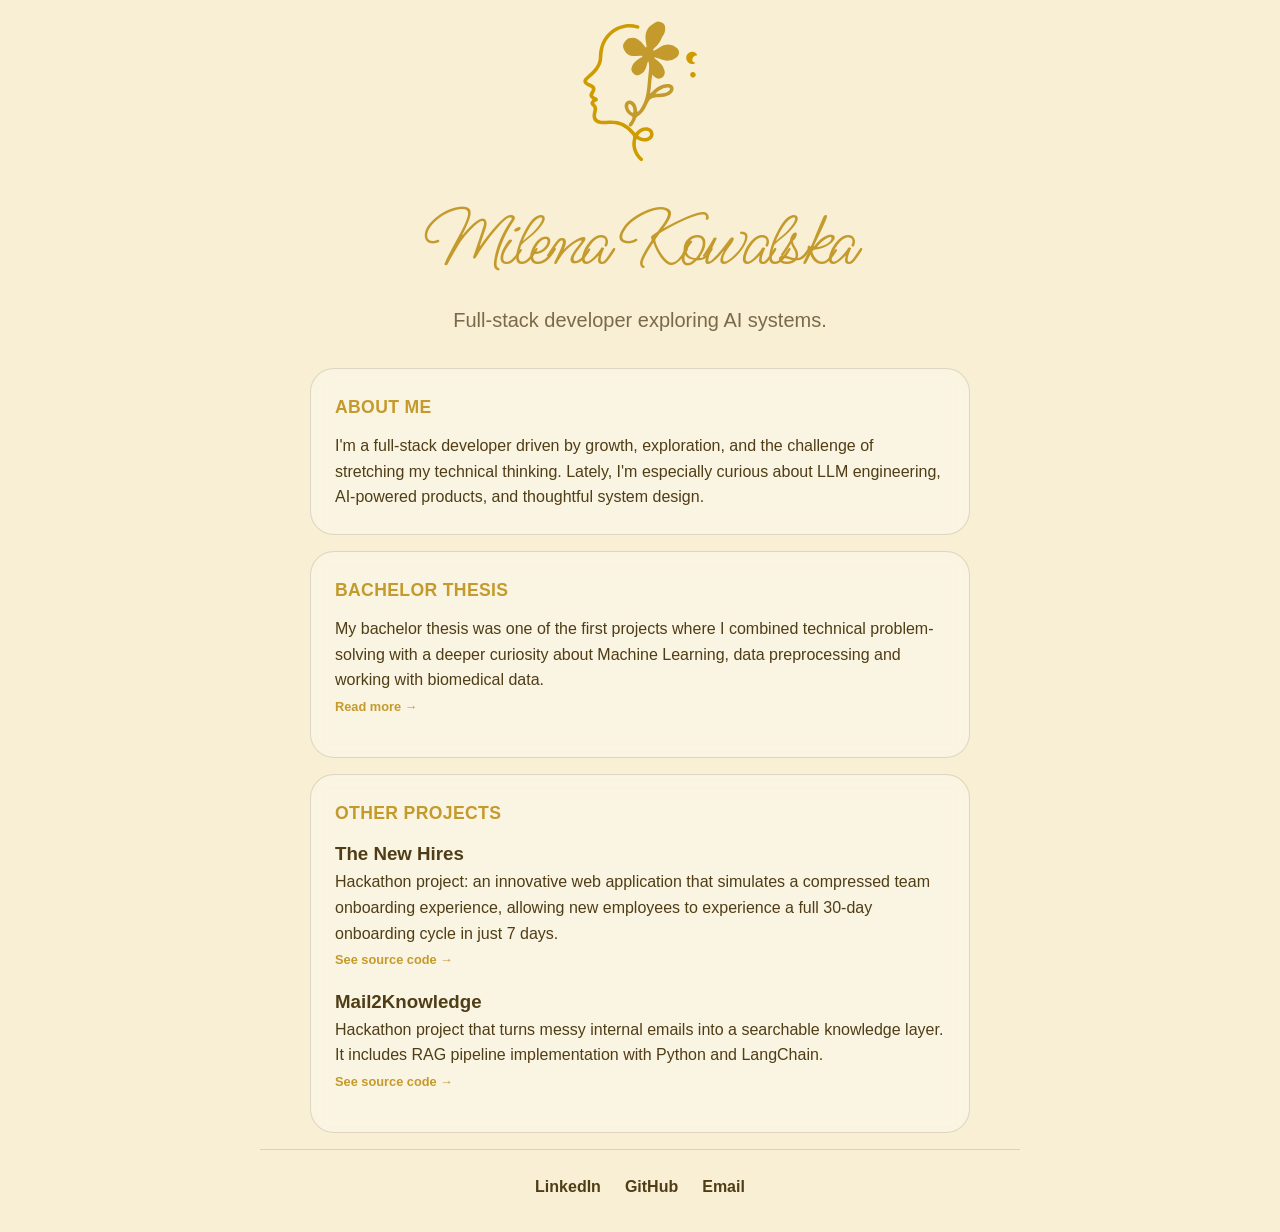
<file: index.html>
<!DOCTYPE html>
<html lang="en">
<head>
  <meta charset="UTF-8" />
  <meta name="viewport" content="width=device-width, initial-scale=1.0" />
  <meta
    name="description"
    content="Milena Kowalska — full-stack developer exploring AI systems"
  />
  <meta property="og:title" content="Milena Kowalska" />
  <meta
    property="og:description"
    content="Full-stack developer exploring AI systems and thoughtful software."
  />
  <meta
    property="og:image"
    content="https://milenakow.com/icons/preview.png"
  />
  <meta property="og:url" content="https://milenakow.com" />
  <meta property="og:type" content="website" />
  <meta name="twitter:card" content="summary_large_image" />

  <title>Milena Kowalska</title>

  <link rel="icon" type="image/png" href="icons/favicon.png" />
  <link rel="icon" type="image/png" sizes="32x32" href="icons/favicon-32x32.png" />
  <link rel="icon" type="image/png" sizes="16x16" href="icons/favicon-16x16.png" />
  <link rel="apple-touch-icon" sizes="180x180" href="icons/apple-touch-icon.png" />
  <link rel="android-chrome" sizes="192x192" href="icons/android-chrome-192x192.png" />
  <link rel="android-chrome" sizes="512x512" href="icons/android-chrome-512x512.png" />

  <link rel="preconnect" href="https://fonts.googleapis.com" />
  <link rel="preconnect" href="https://fonts.gstatic.com" crossorigin />
  <link href="https://fonts.googleapis.com/css2?family=Ms+Madi&display=swap" rel="stylesheet" />

  <link rel="stylesheet" href="css/style.css" />
  <link rel="stylesheet" href="css/index.css" />
</head>

<body>
  <main>
    <section class="hero" aria-label="Introduction">
      <img class="logo" src="icons/logo.svg" alt="Milena Kowalska logo" />

      <h1 class="ms-madi-regular">Milena Kowalska</h1>

      <p class="tagline">
        Full-stack developer exploring AI systems.
      </p>
    </section>

    <section class="section" aria-labelledby="about-title">
      <h2 id="about-title">About me</h2>
      <p>
        I'm a full-stack developer driven by growth, exploration, and the challenge of stretching my technical thinking.
        Lately, I'm especially curious about LLM engineering, AI-powered products, and thoughtful system design.
      </p>
    </section>

    <section class="section" aria-labelledby="work-title">
      <h2 id="work-title">Bachelor thesis</h2>
      <p>
        My bachelor thesis was one of the first projects where I combined technical problem-solving with a deeper curiosity
        about Machine Learning, data preprocessing and working with biomedical data.
      </p>

      <a class="read-more" href="/bachelor-thesis/">
        Read more →
      </a>
    </section>

    <section class="section" aria-labelledby="work-title">
      <h2 id="work-title">Other projects</h2>
      <h3>The New Hires</h3>
      <p>
        Hackathon project: an innovative web application that simulates a compressed team onboarding experience, allowing new employees to experience a full 30-day onboarding cycle in just 7 days.
      </p>

      <a target="_blank" class="read-more" href="https://github.com/UtsahaJoshi/The-New-Hires/">
        See source code →
      </a>

      <h3>Mail2Knowledge</h3>
      <p>
        Hackathon project that turns messy internal emails into a searchable knowledge layer. It includes RAG pipeline implementation with Python and LangChain.
      </p>

      <a target="_blank" class="read-more" href="https://github.com/milenakowalska/Mail2Knowledge">
        See source code →
      </a>
    </section>
  </main>

  <footer>
    <nav class="links" aria-label="Social links">
      <a target="_blank" href="https://www.linkedin.com/in/milena-kowalska-7b30471b1/">LinkedIn</a>
      <a target="_blank" href="https://github.com/milenakowalska">GitHub</a>
      <a href="mailto:milenakowalska126@gmail.com">Email</a>
    </nav>
  </footer>
</body>
</html>
</file>
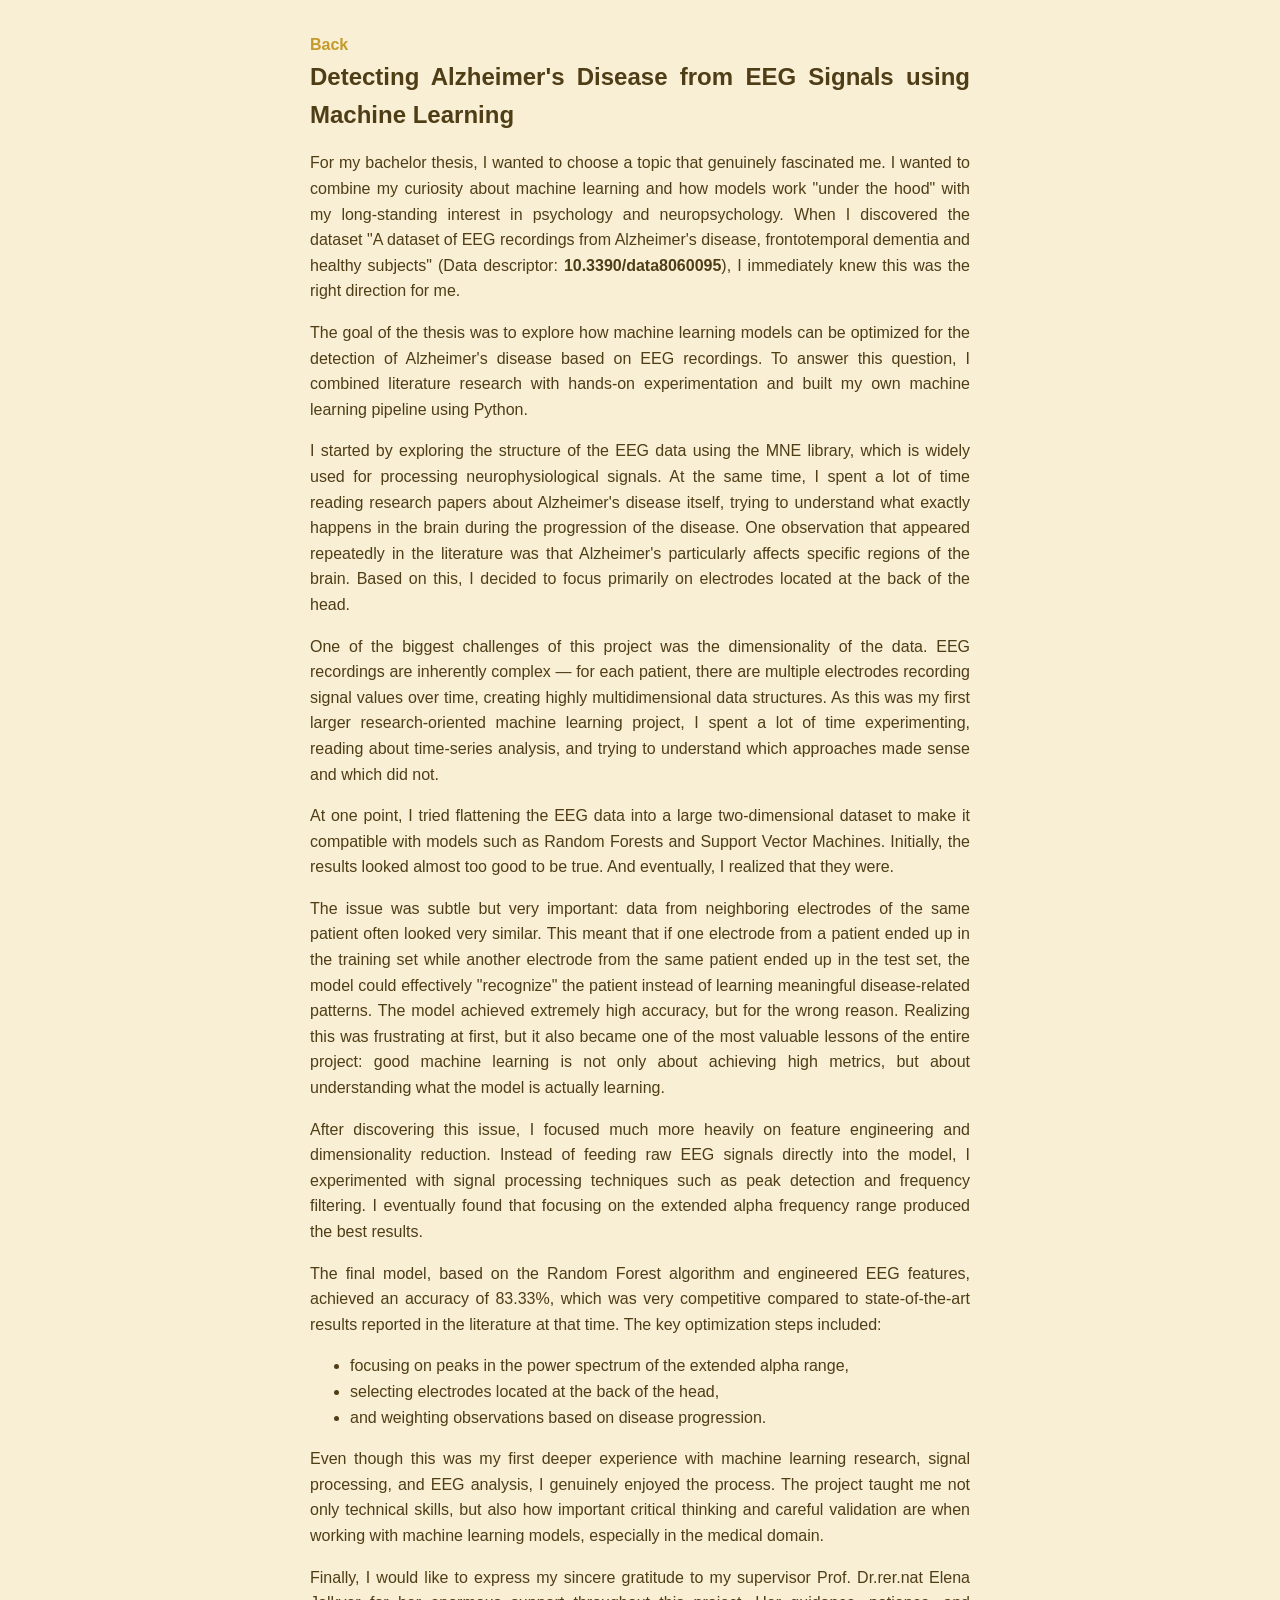
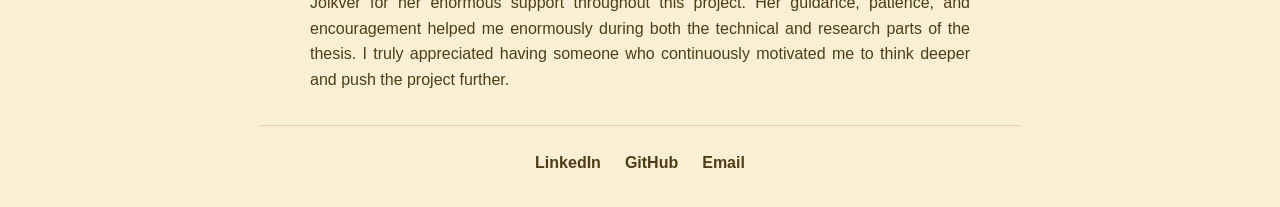
<file: bachelor-thesis/index.html>
<!DOCTYPE html>
<html lang="en">
<head>
  <meta charset="UTF-8" />
  <meta name="viewport" content="width=device-width, initial-scale=1.0" />
  <meta
    name="description"
    content="Milena Kowalska — full-stack developer exploring AI systems."
  />
  <meta
    property="og:image"
    content="https://milenakow.com/icons/preview.png"
  />
  <meta property="og:url" content="https://milenakow.com" />
  <meta property="og:type" content="website" />
  <meta name="twitter:card" content="summary_large_image" />

  <title>Milena Kowalska — Bachelor Thesis</title>

  <link rel="icon" type="image/png" href="../icons/favicon.png" />
  <link rel="icon" type="image/png" sizes="32x32" href="../icons/favicon-32x32.png" />
  <link rel="icon" type="image/png" sizes="16x16" href="../icons/favicon-16x16.png" />
  <link rel="apple-touch-icon" sizes="180x180" href="../icons/apple-touch-icon.png" />
  <link rel="android-chrome" sizes="192x192" href="../icons/android-chrome-192x192.png" />
  <link rel="android-chrome" sizes="512x512" href="../icons/android-chrome-512x512.png" />

  <link rel="stylesheet" href="../css/style.css" />
  <link rel="stylesheet" href="../css/bachelor-thesis.css" />
</head>

<body>
  <main>
    <a class="back" href="/">
      Back
    </a>
    <h1>Detecting Alzheimer's Disease from EEG Signals using Machine Learning</h1>
    <p>For my bachelor thesis, I wanted to choose a topic that genuinely fascinated me. I wanted to combine my curiosity about machine learning and how models work "under the hood" with my long-standing interest in psychology and neuropsychology. When I discovered the dataset "A dataset of EEG recordings from Alzheimer's disease, frontotemporal dementia and healthy subjects" (Data descriptor: <a target="_blank" href="https://doi.org/10.18112/OPENNEURO.DS004504.V1.0.7">10.3390/data8060095</a>), I immediately knew this was the right direction for me.</p>

    <p>The goal of the thesis was to explore how machine learning models can be optimized for the detection of Alzheimer's disease based on EEG recordings. To answer this question, I combined literature research with hands-on experimentation and built my own machine learning pipeline using Python.</p>

    <p>I started by exploring the structure of the EEG data using the MNE library, which is widely used for processing neurophysiological signals. At the same time, I spent a lot of time reading research papers about Alzheimer's disease itself, trying to understand what exactly happens in the brain during the progression of the disease. One observation that appeared repeatedly in the literature was that Alzheimer's particularly affects specific regions of the brain. Based on this, I decided to focus primarily on electrodes located at the back of the head.</p>

    <p>One of the biggest challenges of this project was the dimensionality of the data. EEG recordings are inherently complex — for each patient, there are multiple electrodes recording signal values over time, creating highly multidimensional data structures. As this was my first larger research-oriented machine learning project, I spent a lot of time experimenting, reading about time-series analysis, and trying to understand which approaches made sense and which did not.</p>

    <p>At one point, I tried flattening the EEG data into a large two-dimensional dataset to make it compatible with models such as Random Forests and Support Vector Machines. Initially, the results looked almost too good to be true. And eventually, I realized that they were.</p>

    <p>The issue was subtle but very important: data from neighboring electrodes of the same patient often looked very similar. This meant that if one electrode from a patient ended up in the training set while another electrode from the same patient ended up in the test set, the model could effectively "recognize" the patient instead of learning meaningful disease-related patterns. The model achieved extremely high accuracy, but for the wrong reason. Realizing this was frustrating at first, but it also became one of the most valuable lessons of the entire project: good machine learning is not only about achieving high metrics, but about understanding what the model is actually learning.</p>

    <p>After discovering this issue, I focused much more heavily on feature engineering and dimensionality reduction. Instead of feeding raw EEG signals directly into the model, I experimented with signal processing techniques such as peak detection and frequency filtering. I eventually found that focusing on the extended alpha frequency range produced the best results.</p>

    <p>The final model, based on the Random Forest algorithm and engineered EEG features, achieved an accuracy of 83.33%, which was very competitive compared to state-of-the-art results reported in the literature at that time. The key optimization steps included:</p>

    <ul>
      <li>focusing on peaks in the power spectrum of the extended alpha range,</li>
      <li>selecting electrodes located at the back of the head,</li>
      <li>and weighting observations based on disease progression.</li>
    </ul>

    <p>Even though this was my first deeper experience with machine learning research, signal processing, and EEG analysis, I genuinely enjoyed the process. The project taught me not only technical skills, but also how important critical thinking and careful validation are when working with machine learning models, especially in the medical domain.</p>

    <p>Finally, I would like to express my sincere gratitude to my supervisor Prof. Dr.rer.nat Elena Jolkver for her enormous support throughout this project. Her guidance, patience, and encouragement helped me enormously during both the technical and research parts of the thesis. I truly appreciated having someone who continuously motivated me to think deeper and push the project further.</p>
  </main>

  <footer>
    <nav class="links" aria-label="Social links">
      <a href="https://www.linkedin.com/in/milena-kowalska-7b30471b1/">LinkedIn</a>
      <a href="https://github.com/milenakowalska">GitHub</a>
      <a href="mailto:milenakowalska126@gmail.com">Email</a>
    </nav>
  </footer>
</body>
</html>
</file>
<file: css/style.css>
/* ===== Shared Styles: Variables, Reset, Layout ===== */

:root {
  --background: #f8efd4;
  --text: #4f3d16;
  --accent: #c49a2c;
  --muted: #7b6a48;
  --border: rgba(79, 61, 22, 0.16);
  --card: rgba(255, 255, 255, 0.32);
}

* {
  box-sizing: border-box;
}

body {
  margin: 0;
  min-height: 100vh;
  display: flex;
  flex-direction: column;
  background: var(--background);
  color: var(--text);
  font-family: Arial, Helvetica, sans-serif;
  line-height: 1.6;
}

main {
  flex: 1;
  width: min(100% - 2rem, 660px);
  margin: 0 auto;
  padding: 1rem 0;
}

h1, h2, p {
  margin-top: 0;
}

footer {
  width: min(100% - 2rem, 760px);
  margin: 0 auto;
  padding: 1.5rem 0 2rem;
  border-top: 1px solid var(--border);
}

.links {
  display: flex;
  justify-content: center;
  align-items: center;
  gap: 1rem 1.5rem;
  flex-wrap: wrap;
}

.links a {
  color: var(--text);
  text-decoration: none;
  font-weight: 600;
}

.links a:hover,
.links a:focus-visible {
  color: var(--accent);
  text-decoration: underline;
  text-underline-offset: 0.25em;
}

a:focus-visible {
  outline: 2px solid var(--accent);
  outline-offset: 4px;
  border-radius: 4px;
}
</file>
<file: css/index.css>
/* ===== Index Page Specific Styles ===== */

.ms-madi-regular {
  font-family: "Ms Madi", cursive;
  font-weight: 400;
  font-style: normal;
}

main {
  text-align: center;
}

.hero {
  display: flex;
  flex-direction: column;
  align-items: center;
  margin-bottom: 2rem;
}

.logo {
  height: 10rem;
  margin-bottom: 1.5rem;
}

h1 {
  margin-bottom: 1rem;
  font-size: clamp(3rem, 16vw, 5rem);
  line-height: 1.1;
  color: var(--accent);
  letter-spacing: -0.04em;
}

.tagline {
  margin-bottom: 0;
  font-size: clamp(1rem, 2vw, 1.25rem);
  color: var(--muted);
}

.section {
  margin-top: 1.5rem;
  padding: 1.5rem;
  border: 1px solid var(--border);
  border-radius: 1.5rem;
  background: var(--card);
  backdrop-filter: blur(8px);
  text-align: left;
}

.section h2 {
  margin-bottom: 0.75rem;
  color: var(--accent);
  font-size: 1.1rem;
  letter-spacing: 0.02em;
  text-transform: uppercase;
}

.section p {
  margin-bottom: 0;
  color: var(--text);
}

.section + .section {
  margin-top: 1rem;
}

.read-more {
  font-size: 0.8rem;
  display: inline-block;
  margin-bottom: 1rem;
  color: var(--accent);
  font-weight: 700;
  text-decoration: none;
}

.read-more:hover,
.read-more:focus-visible {
  text-decoration: underline;
  text-underline-offset: 0.25em;
}

h3 {
  margin: 0;
}
</file>
<file: css/bachelor-thesis.css>
/* ===== Bachelor Thesis Page Specific Styles ===== */

main {
  text-align: justify;
}

a {
  color: var(--text);
  text-decoration: none;
  font-weight: 600;
}

h1 {
  font-size: 1.5rem;
}

.back {
  display: inline-block;
  margin-top: 1rem;
  color: var(--accent);
  font-weight: 700;
  text-decoration: none;
}

.back:hover,
.back:focus-visible {
  text-decoration: underline;
  text-underline-offset: 0.25em;
}
</file>
